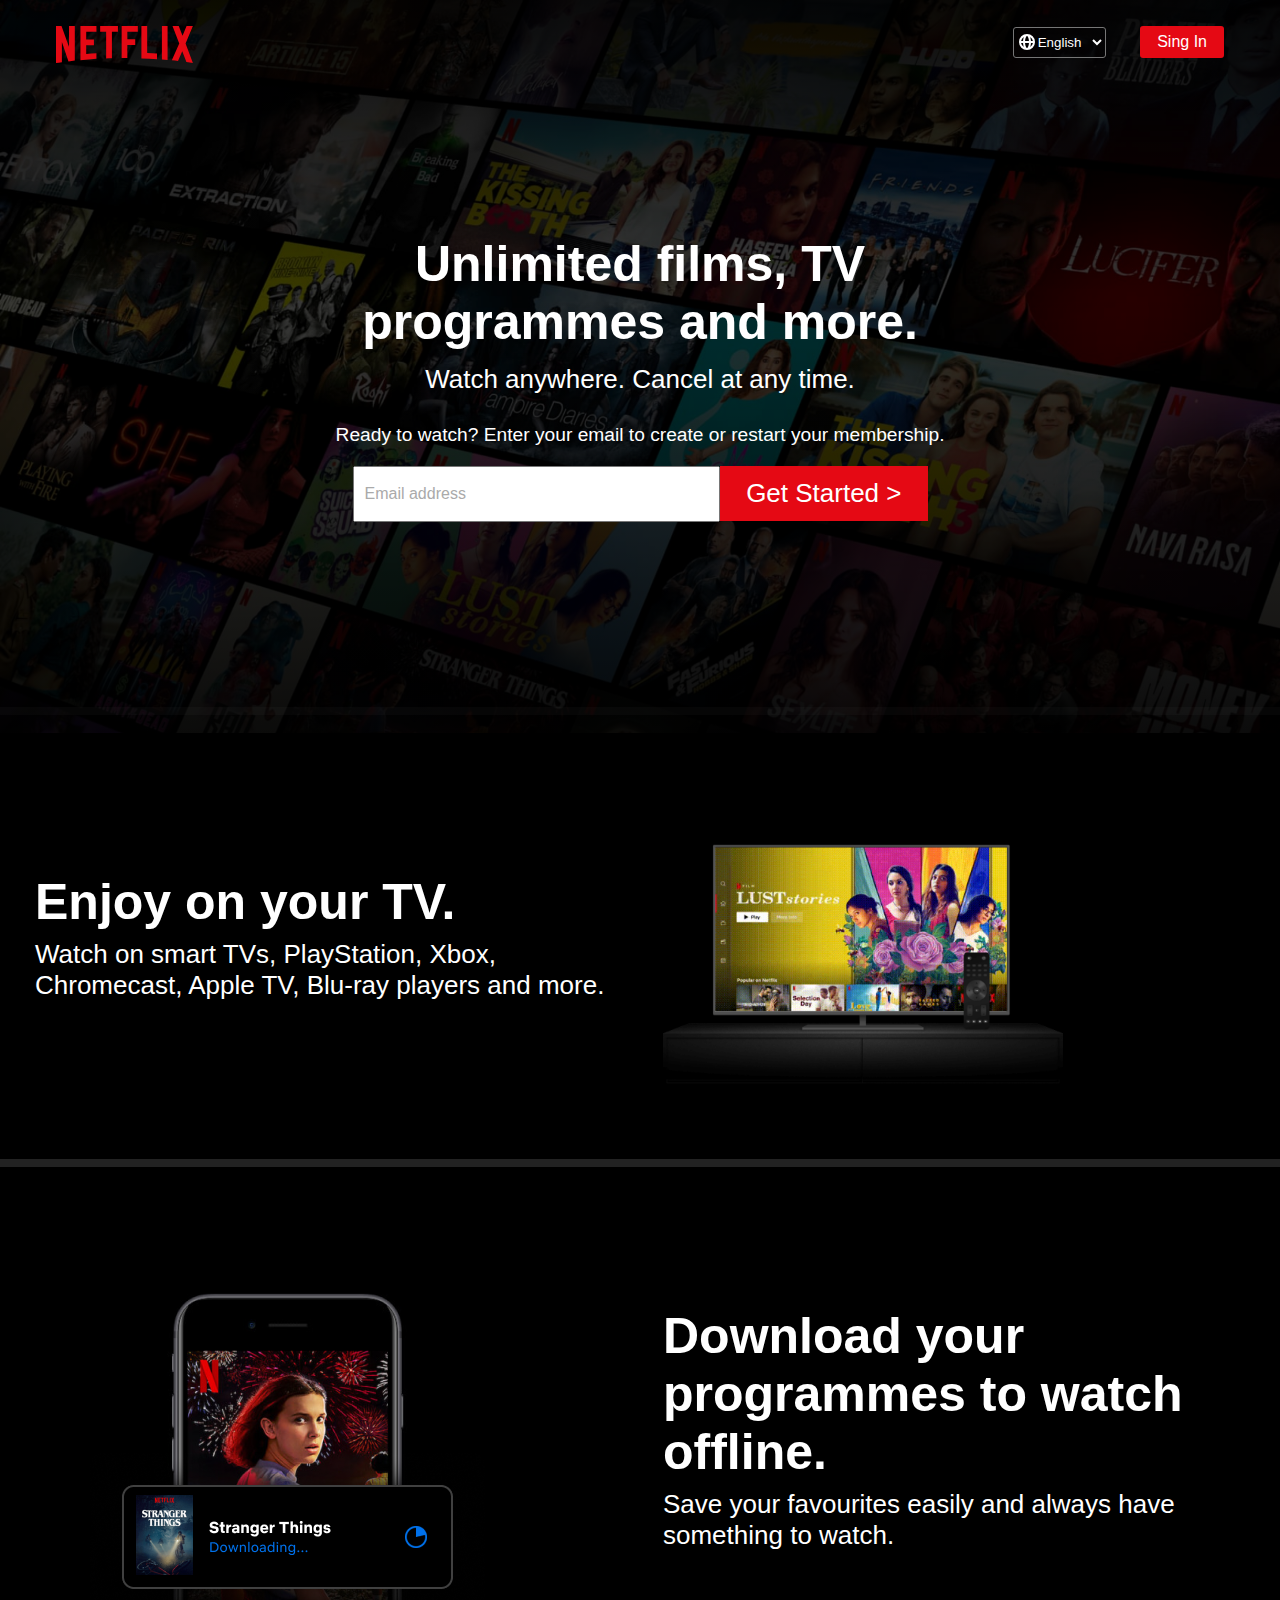
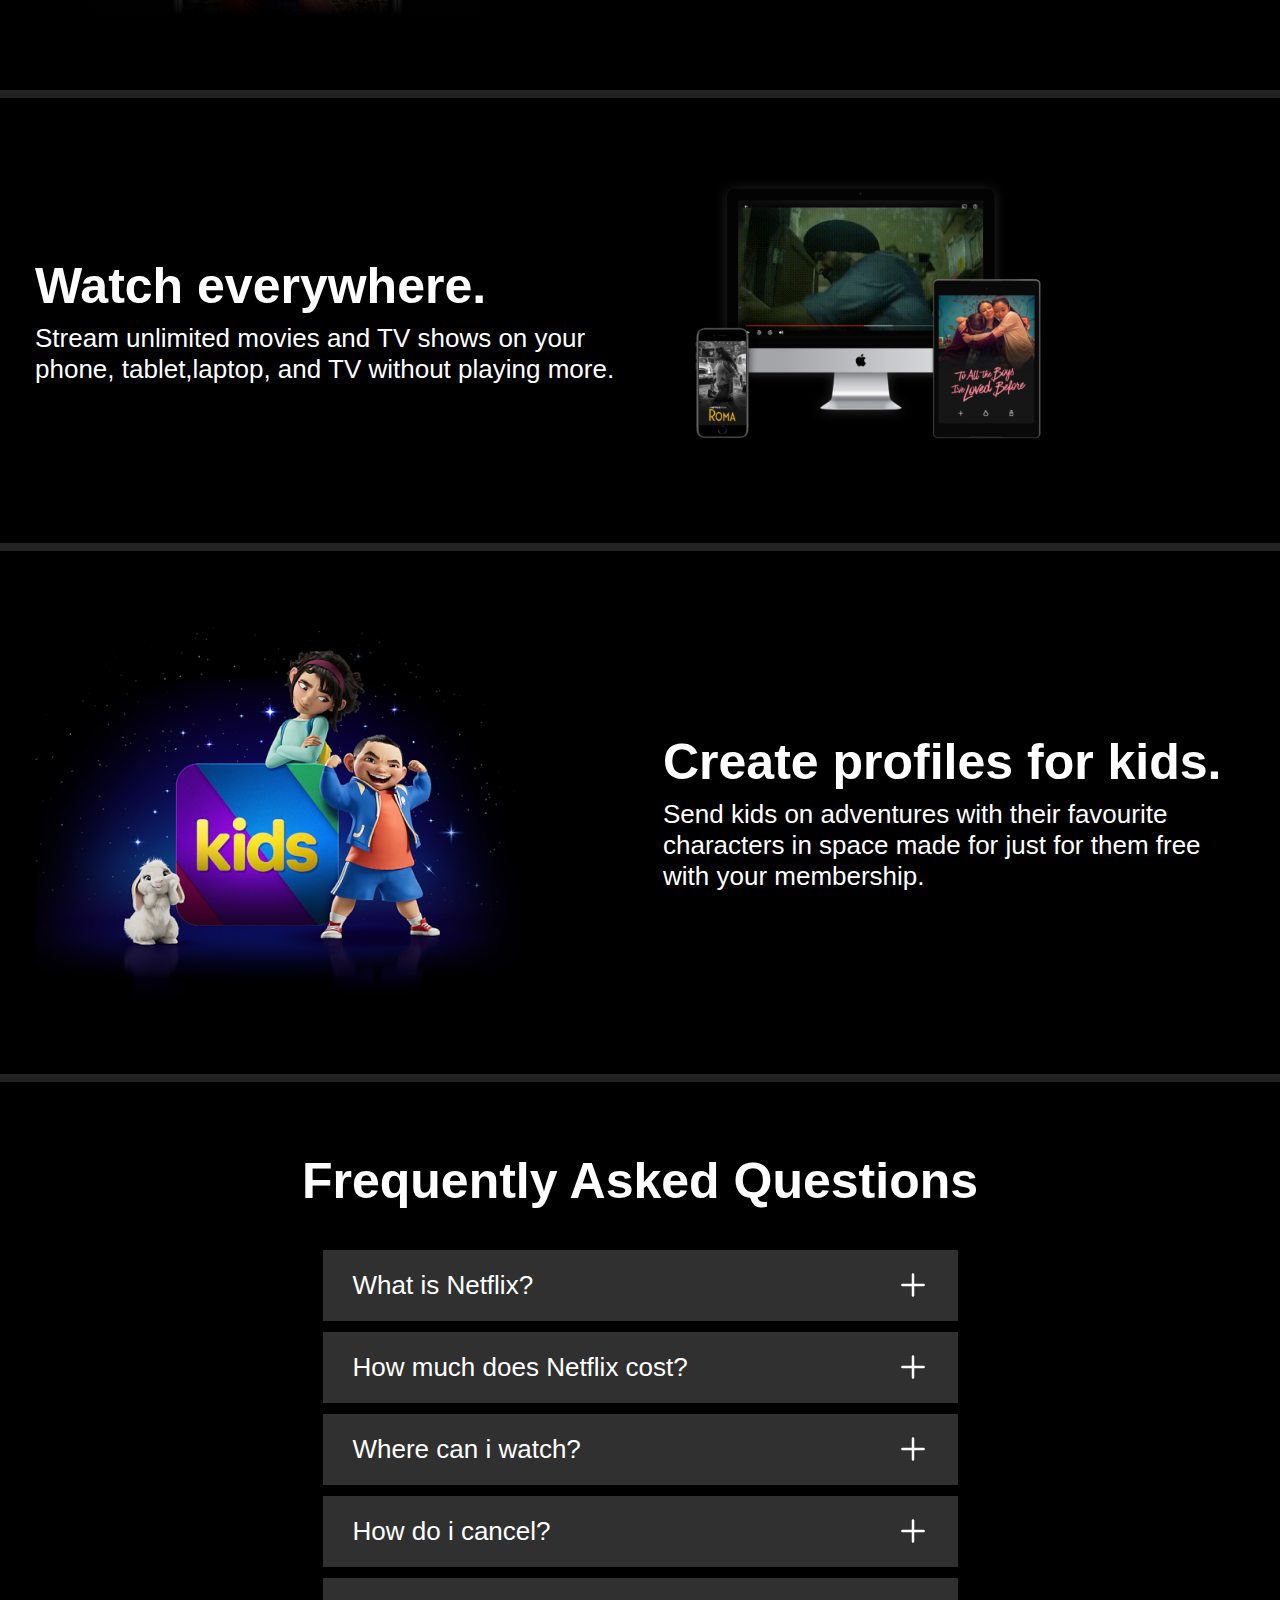
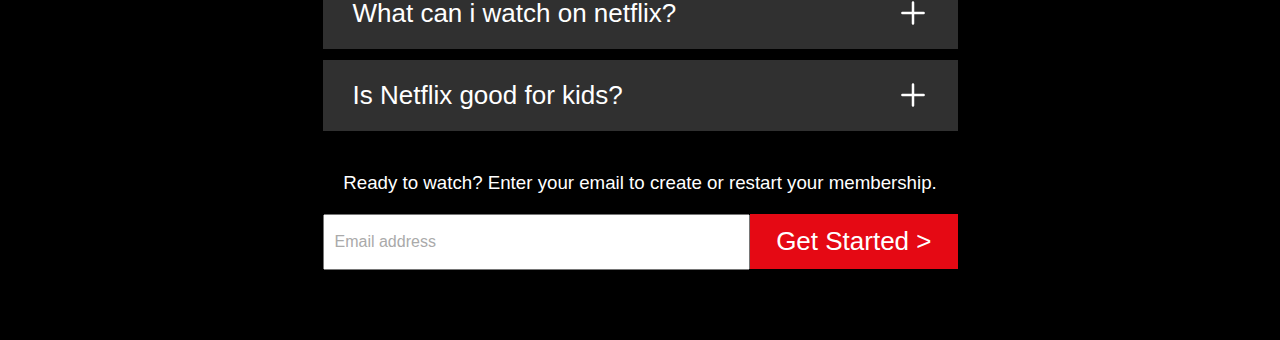
<file: index.html>
<!DOCTYPE html>
<html lang="en">
<head>
    <meta charset="UTF-8">
    <meta http-equiv="X-UA-Compatible" content="IE=edge">
    <meta name="viewport" content="width=device-width, initial-scale=1.0">
    <title>Document</title>
    <link rel="stylesheet" href="css/landingpage.css">
</head>
<body>
   
    <header>
        <div>
            <a href="/" class="logo">
                <svg viewBox="0 0 111 30" class="svg-icon svg-icon-netflix-logo" aria-hidden="true" focusable="false"><g id="netflix-logo"><path d="M105.06233,14.2806261 L110.999156,30 C109.249227,29.7497422 107.500234,29.4366857 105.718437,29.1554972 L102.374168,20.4686475 L98.9371075,28.4375293 C97.2499766,28.1563408 95.5928391,28.061674 93.9057081,27.8432843 L99.9372012,14.0931671 L94.4680851,-5.68434189e-14 L99.5313525,-5.68434189e-14 L102.593495,7.87421502 L105.874965,-5.68434189e-14 L110.999156,-5.68434189e-14 L105.06233,14.2806261 Z M90.4686475,-5.68434189e-14 L85.8749649,-5.68434189e-14 L85.8749649,27.2499766 C87.3746368,27.3437061 88.9371075,27.4055675 90.4686475,27.5930265 L90.4686475,-5.68434189e-14 Z M81.9055207,26.93692 C77.7186241,26.6557316 73.5307901,26.4064111 69.250164,26.3117443 L69.250164,-5.68434189e-14 L73.9366389,-5.68434189e-14 L73.9366389,21.8745899 C76.6248008,21.9373887 79.3120255,22.1557784 81.9055207,22.2804387 L81.9055207,26.93692 Z M64.2496954,10.6561065 L64.2496954,15.3435186 L57.8442216,15.3435186 L57.8442216,25.9996251 L53.2186709,25.9996251 L53.2186709,-5.68434189e-14 L66.3436123,-5.68434189e-14 L66.3436123,4.68741213 L57.8442216,4.68741213 L57.8442216,10.6561065 L64.2496954,10.6561065 Z M45.3435186,4.68741213 L45.3435186,26.2498828 C43.7810479,26.2498828 42.1876465,26.2498828 40.6561065,26.3117443 L40.6561065,4.68741213 L35.8121661,4.68741213 L35.8121661,-5.68434189e-14 L50.2183897,-5.68434189e-14 L50.2183897,4.68741213 L45.3435186,4.68741213 Z M30.749836,15.5928391 C28.687787,15.5928391 26.2498828,15.5928391 24.4999531,15.6875059 L24.4999531,22.6562939 C27.2499766,22.4678976 30,22.2495079 32.7809542,22.1557784 L32.7809542,26.6557316 L19.812541,27.6876933 L19.812541,-5.68434189e-14 L32.7809542,-5.68434189e-14 L32.7809542,4.68741213 L24.4999531,4.68741213 L24.4999531,10.9991564 C26.3126816,10.9991564 29.0936358,10.9054269 30.749836,10.9054269 L30.749836,15.5928391 Z M4.78114163,12.9684132 L4.78114163,29.3429562 C3.09401069,29.5313525 1.59340144,29.7497422 0,30 L0,-5.68434189e-14 L4.4690224,-5.68434189e-14 L10.562377,17.0315868 L10.562377,-5.68434189e-14 L15.2497891,-5.68434189e-14 L15.2497891,28.061674 C13.5935889,28.3437998 11.906458,28.4375293 10.1246602,28.6868498 L4.78114163,12.9684132 Z" id="Fill-14"></path></g></svg>
            </a>
        </div>
        <div>
            <div class="select">
                <svg xmlns="http://www.w3.org/2000/svg" class="h-5 w-5" viewBox="0 0 20 20" fill="currentColor">
                    <path fill-rule="evenodd" d="M4.083 9h1.946c.089-1.546.383-2.97.837-4.118A6.004 6.004 0 004.083 9zM10 2a8 8 0 100 16 8 8 0 000-16zm0 2c-.076 0-.232.032-.465.262-.238.234-.497.623-.737 1.182-.389.907-.673 2.142-.766 3.556h3.936c-.093-1.414-.377-2.649-.766-3.556-.24-.56-.5-.948-.737-1.182C10.232 4.032 10.076 4 10 4zm3.971 5c-.089-1.546-.383-2.97-.837-4.118A6.004 6.004 0 0115.917 9h-1.946zm-2.003 2H8.032c.093 1.414.377 2.649.766 3.556.24.56.5.948.737 1.182.233.23.389.262.465.262.076 0 .232-.032.465-.262.238-.234.498-.623.737-1.182.389-.907.673-2.142.766-3.556zm1.166 4.118c.454-1.147.748-2.572.837-4.118h1.946a6.004 6.004 0 01-2.783 4.118zm-6.268 0C6.412 13.97 6.118 12.546 6.03 11H4.083a6.004 6.004 0 002.783 4.118z" clip-rule="evenodd" />
                </svg>
                <select>
                    <option value="">English</option>
                    <option value="">Swedish</option>
                </select>
            </div>
            <a class="button" href="signin.html">Sing In</a>
        </div>
    </header>
    <div class="splash cta">
        <div class="background">
            <img src="image/signin.png" alt="">
            <div class="gradient"></div>
        </div>
        <div class="content">
            <div>
                <h1>Unlimited films, TV programmes and more.</h1>
                <h2>Watch anywhere. Cancel at any time.</h2>
                <h3>Ready to watch? Enter your email to create or restart your membership.</h3>
                <form>
                    <div>
                        <input type="email">
                        <span>Email address</span>
                    </div>
                    <div>
                        <button>Get Started &gt;</button>
                    </div>
                </form>
            </div>
        </div>
    </div>
    <section>
        <div class="texts">
            <h1>Enjoy on your TV.</h1>
            <p>Watch on smart TVs, PlayStation, Xbox, Chromecast, Apple TV, Blu-ray players and more.</p>
        </div>
        <div class="media s1">
            <div>
                <img src="image/Rectangle (4).png" alt="">
                <!-- <video autoplay="" playsinline="" muted="" loop=""><source src="https://assets.nflxext.com/ffe/siteui/acquisition/ourStory/fuji/desktop/video-tv-0819.m4v" type="video/mp4"></video> -->
            </div>
        </div>
    </section>
    <section>
        <div class="texts">
            <h1>Download your programmes to watch offline.</h1>
            <p>Save your favourites easily and always have something to watch.</p>
        </div>
        <div class="media">
            <img src="image/Rectangle (5).png">
            <!-- <div class="download">
                <img class="cover" src="https://assets.nflxext.com/ffe/siteui/acquisition/ourStory/fuji/desktop/boxshot.png" alt="">
                <span>Downloading...</span>
                <img src="https://assets.nflxext.com/ffe/siteui/acquisition/ourStory/fuji/desktop/download-icon.gif" alt="">
            </div> -->
        </div>
    </section>
    <section>
        <div class="texts">
            <h1>Watch everywhere.</h1>
            <p>Stream unlimited movies and TV shows on your phone, tablet,laptop, and TV without playing more.</p>
        </div>
        <div class="media s3">
            <img src="image/Rectangle (3).png" alt="">
        </div>
    </section>
    <section class="last">
        <div class="texts">
            <h1>Create profiles for kids.</h1>
            <p>Send kids on adventures with their favourite characters in space made for just for them free with your membership.</p>
        </div>
        <div class="media">
            <img alt="" class="our-story-card-img" src="image/Rectangle (2).png" data-uia="our-story-card-img">
        </div>
    </section>
    <div class="faq cta">
        <h1>Frequently Asked Questions</h1>
        <div class="questions">
            <div class="question">
                <input type="checkbox" id="q1">
                <label class="header" for="q1">
                    What is Netflix?
                    <svg xmlns="http://www.w3.org/2000/svg" class="h-6 w-6" fill="none" viewBox="0 0 24 24" stroke="currentColor" stroke-width="2">
                        <path stroke-linecap="round" stroke-linejoin="round" d="M6 18L18 6M6 6l12 12" />
                    </svg>
                </label>
                <div class="answer">
                    Netflix is a streaming service that offers a wide variety of award-winning TV programmes, films, anime, documentaries and more – on thousands of internet-connected devices.

                    You can watch as much as you want, whenever you want, without a single advert – all for one low monthly price. There's always something new to discover, and new TV programmes and films are added every week!
                </div>
            </div>
            <div class="question">
                <input type="checkbox" id="q6">
                <label class="header" for="q6">
                    How much does Netflix cost?
                    <svg xmlns="http://www.w3.org/2000/svg" class="h-6 w-6" fill="none" viewBox="0 0 24 24" stroke="currentColor" stroke-width="2">
                        <path stroke-linecap="round" stroke-linejoin="round" d="M6 18L18 6M6 6l12 12" />
                    </svg>
                </label>
                <div class="answer">
                    Watch Netflix on your smartphone, tablet, smart TV, laptop or streaming device, all for one fixed monthly fee. Plans range from 99 kr to 179 kr a month. No extra costs, no contracts.
                </div>
            </div>
            <div class="question">
                <input type="checkbox" id="q5">
                <label class="header" for="q5">
                    Where can i watch?
                    <svg xmlns="http://www.w3.org/2000/svg" class="h-6 w-6" fill="none" viewBox="0 0 24 24" stroke="currentColor" stroke-width="2">
                        <path stroke-linecap="round" stroke-linejoin="round" d="M6 18L18 6M6 6l12 12" />
                    </svg>
                </label>
                <div class="answer">
                    Netflix is a streaming service that offers a wide variety of award-winning TV programmes, films, anime, documentaries and more – on thousands of internet-connected devices.

                    You can watch as much as you want, whenever you want, without a single advert – all for one low monthly price. There's always something new to discover, and new TV programmes and films are added every week!
                </div>
            </div>
            <div class="question">
                <input type="checkbox" id="q2">
                <label class="header" for="q2">
                    How do i cancel?
                    <svg xmlns="http://www.w3.org/2000/svg" class="h-6 w-6" fill="none" viewBox="0 0 24 24" stroke="currentColor" stroke-width="2">
                        <path stroke-linecap="round" stroke-linejoin="round" d="M6 18L18 6M6 6l12 12" />
                    </svg>
                </label>
                <div class="answer">
                    Netflix is a streaming service that offers a wide variety of award-winning TV programmes, films, anime, documentaries and more – on thousands of internet-connected devices.

                    You can watch as much as you want, whenever you want, without a single advert – all for one low monthly price. There's always something new to discover, and new TV programmes and films are added every week!
                </div>
            </div>
            <div class="question">
                <input type="checkbox" id="q3">
                <label class="header" for="q3">
                    What can i watch on netflix?
                    <svg xmlns="http://www.w3.org/2000/svg" class="h-6 w-6" fill="none" viewBox="0 0 24 24" stroke="currentColor" stroke-width="2">
                        <path stroke-linecap="round" stroke-linejoin="round" d="M6 18L18 6M6 6l12 12" />
                    </svg>
                </label>
                <div class="answer">
                    Netflix is a streaming service that offers a wide variety of award-winning TV programmes, films, anime, documentaries and more – on thousands of internet-connected devices.

                    You can watch as much as you want, whenever you want, without a single advert – all for one low monthly price. There's always something new to discover, and new TV programmes and films are added every week!
                </div>
            </div>
            <div class="question">
                <input type="checkbox" id="q4">
                <label class="header" for="q4">
                    Is Netflix good for kids?
                    <svg xmlns="http://www.w3.org/2000/svg" class="h-6 w-6" fill="none" viewBox="0 0 24 24" stroke="currentColor" stroke-width="2">
                        <path stroke-linecap="round" stroke-linejoin="round" d="M6 18L18 6M6 6l12 12" />
                    </svg>
                </label>
                <div class="answer">
                    Netflix is a streaming service that offers a wide variety of award-winning TV programmes, films, anime, documentaries and more – on thousands of internet-connected devices.

                    You can watch as much as you want, whenever you want, without a single advert – all for one low monthly price. There's always something new to discover, and new TV programmes and films are added every week!
                </div>
            </div>
        </div>
        <h3>Ready to watch? Enter your email to create or restart your membership.</h3>
        <form>
            <div>
                <input type="email">
                <span>Email address</span>
            </div>
            <div>
                <button>Get Started &gt;</button>
            </div>
        </form>
    </div>
    <!-- <section>
        <footer>
            <div class="top">
                <a href="#">Questions? Contact us.</a>
            </div>
            <div class="links">
                <a href="#">FAQ</a>
                <a href="#">Help Center</a>
                <a href="#">Terms of Use</a>
                <a href="#">Privacy</a>
                <a href="#">Cookie Preference</a>
                <a href="#">Corporate Information</a>
            </div>
        </footer>
    </section> -->
    
</body>
</html>
</file>
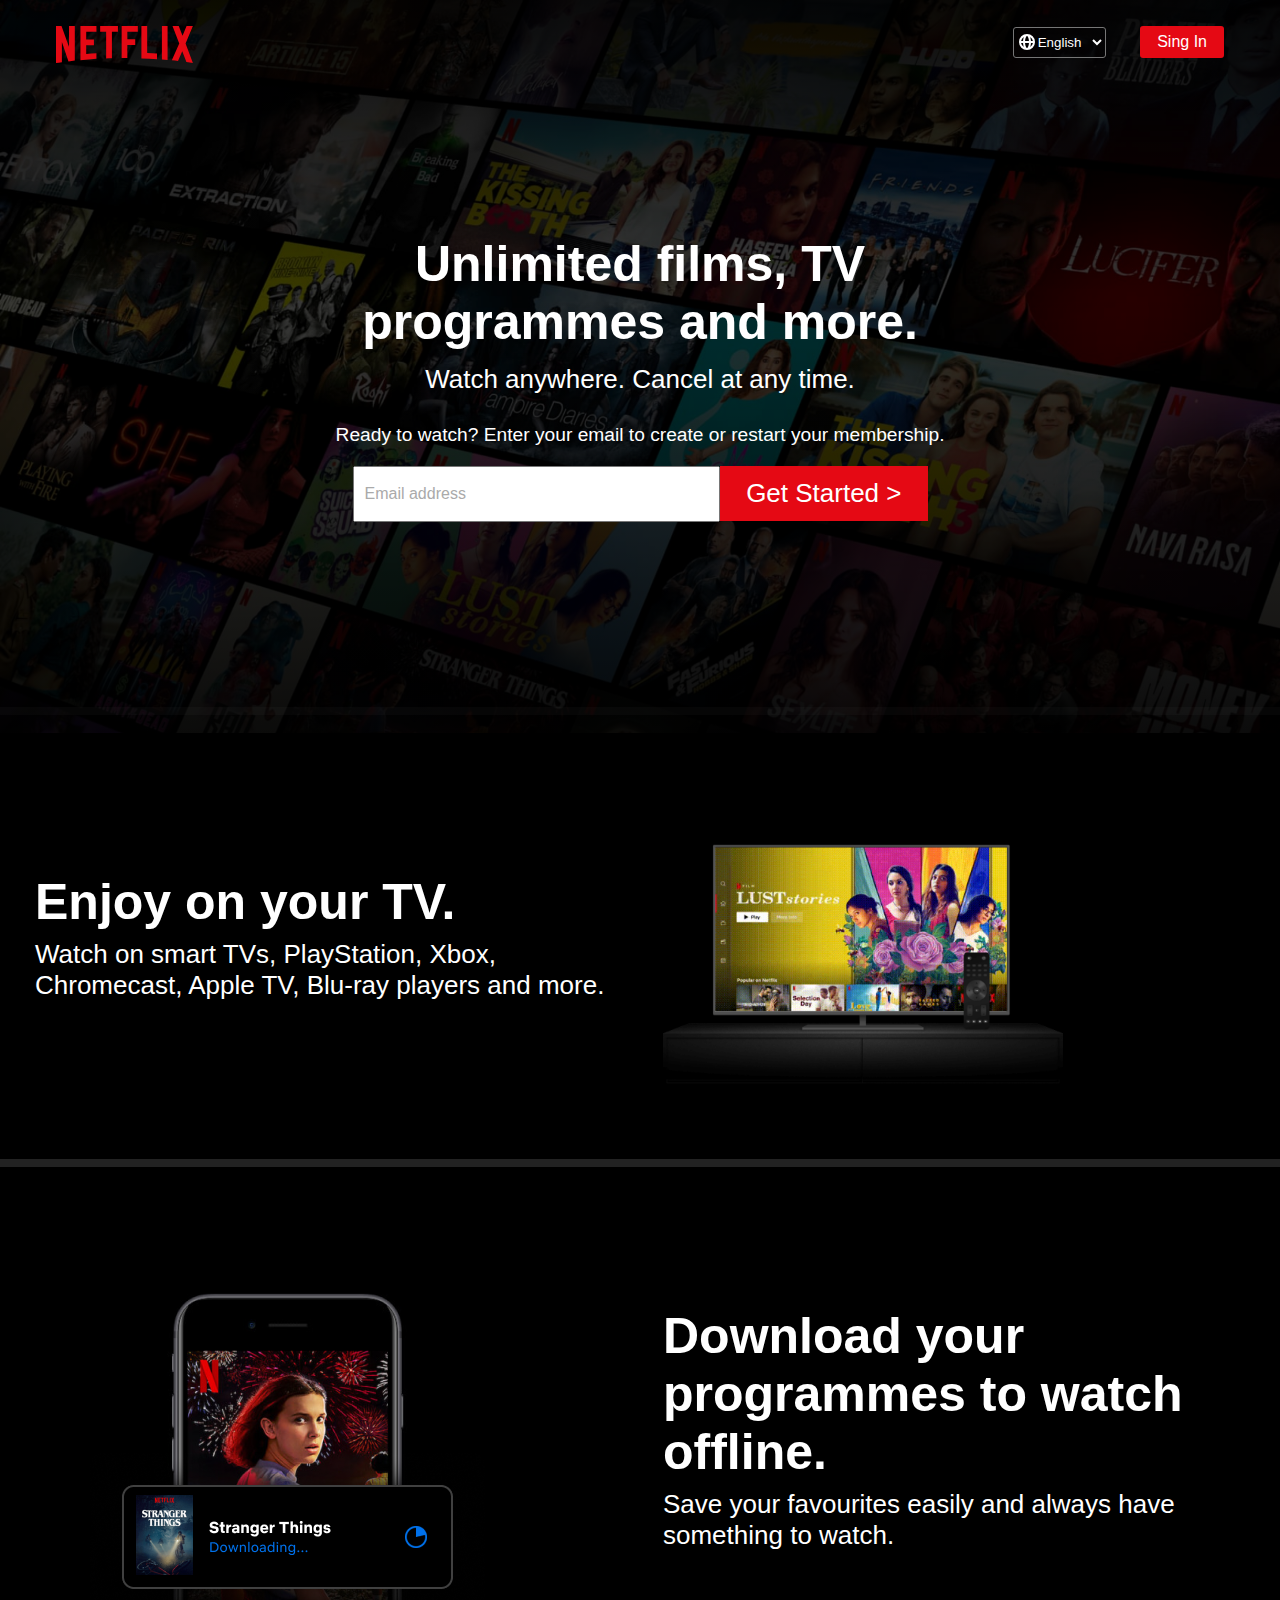
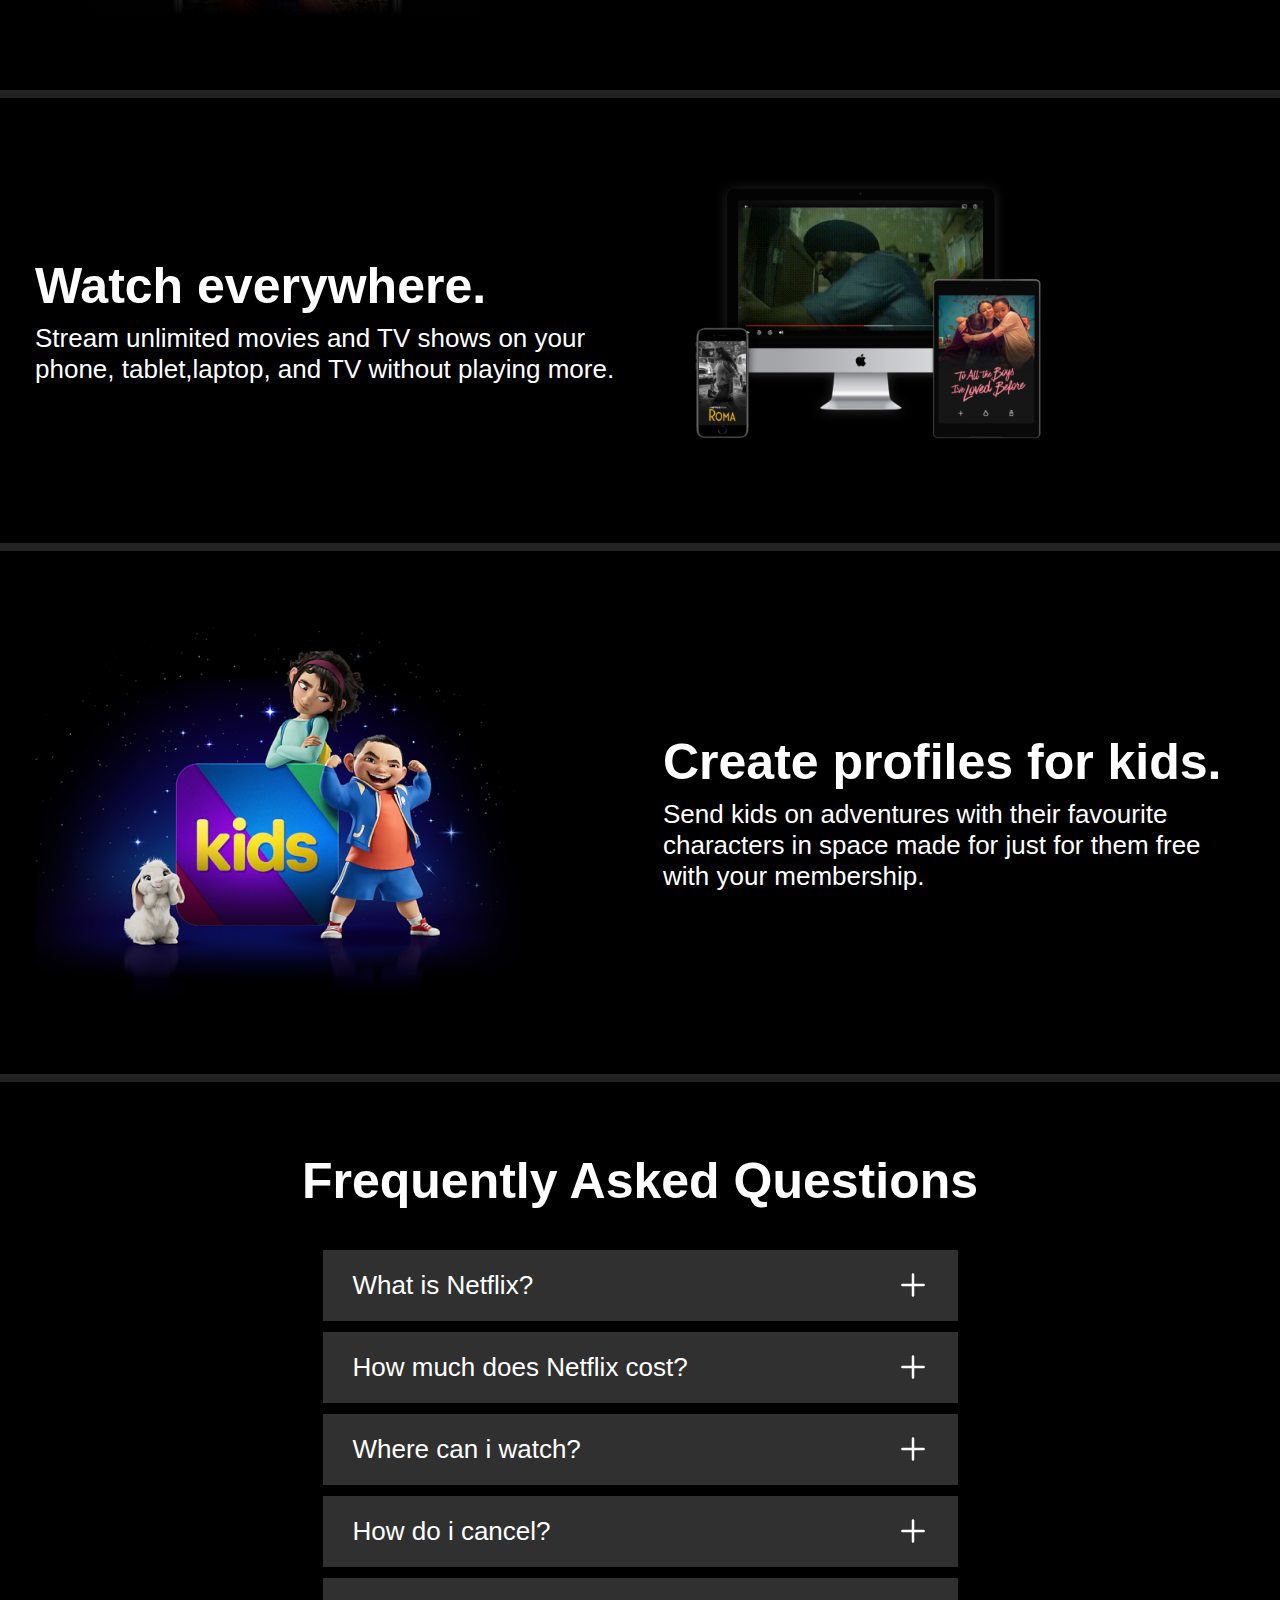
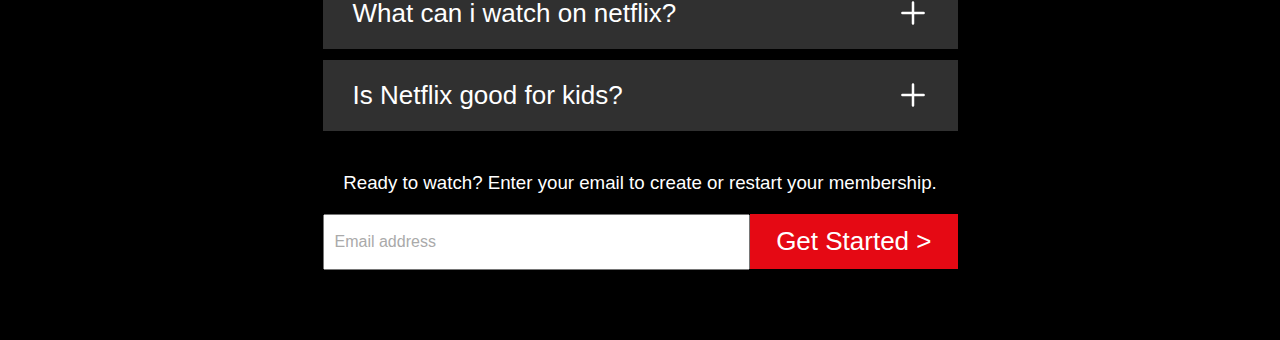
<file: landingpage.html>
<!DOCTYPE html>
<html lang="en">
<head>
    <meta charset="UTF-8">
    <meta http-equiv="X-UA-Compatible" content="IE=edge">
    <meta name="viewport" content="width=device-width, initial-scale=1.0">
    <title>Document</title>
    <link rel="stylesheet" href="css/landingpage.css">
</head>
<body>
   
    <header>
        <div>
            <a href="/" class="logo">
                <svg viewBox="0 0 111 30" class="svg-icon svg-icon-netflix-logo" aria-hidden="true" focusable="false"><g id="netflix-logo"><path d="M105.06233,14.2806261 L110.999156,30 C109.249227,29.7497422 107.500234,29.4366857 105.718437,29.1554972 L102.374168,20.4686475 L98.9371075,28.4375293 C97.2499766,28.1563408 95.5928391,28.061674 93.9057081,27.8432843 L99.9372012,14.0931671 L94.4680851,-5.68434189e-14 L99.5313525,-5.68434189e-14 L102.593495,7.87421502 L105.874965,-5.68434189e-14 L110.999156,-5.68434189e-14 L105.06233,14.2806261 Z M90.4686475,-5.68434189e-14 L85.8749649,-5.68434189e-14 L85.8749649,27.2499766 C87.3746368,27.3437061 88.9371075,27.4055675 90.4686475,27.5930265 L90.4686475,-5.68434189e-14 Z M81.9055207,26.93692 C77.7186241,26.6557316 73.5307901,26.4064111 69.250164,26.3117443 L69.250164,-5.68434189e-14 L73.9366389,-5.68434189e-14 L73.9366389,21.8745899 C76.6248008,21.9373887 79.3120255,22.1557784 81.9055207,22.2804387 L81.9055207,26.93692 Z M64.2496954,10.6561065 L64.2496954,15.3435186 L57.8442216,15.3435186 L57.8442216,25.9996251 L53.2186709,25.9996251 L53.2186709,-5.68434189e-14 L66.3436123,-5.68434189e-14 L66.3436123,4.68741213 L57.8442216,4.68741213 L57.8442216,10.6561065 L64.2496954,10.6561065 Z M45.3435186,4.68741213 L45.3435186,26.2498828 C43.7810479,26.2498828 42.1876465,26.2498828 40.6561065,26.3117443 L40.6561065,4.68741213 L35.8121661,4.68741213 L35.8121661,-5.68434189e-14 L50.2183897,-5.68434189e-14 L50.2183897,4.68741213 L45.3435186,4.68741213 Z M30.749836,15.5928391 C28.687787,15.5928391 26.2498828,15.5928391 24.4999531,15.6875059 L24.4999531,22.6562939 C27.2499766,22.4678976 30,22.2495079 32.7809542,22.1557784 L32.7809542,26.6557316 L19.812541,27.6876933 L19.812541,-5.68434189e-14 L32.7809542,-5.68434189e-14 L32.7809542,4.68741213 L24.4999531,4.68741213 L24.4999531,10.9991564 C26.3126816,10.9991564 29.0936358,10.9054269 30.749836,10.9054269 L30.749836,15.5928391 Z M4.78114163,12.9684132 L4.78114163,29.3429562 C3.09401069,29.5313525 1.59340144,29.7497422 0,30 L0,-5.68434189e-14 L4.4690224,-5.68434189e-14 L10.562377,17.0315868 L10.562377,-5.68434189e-14 L15.2497891,-5.68434189e-14 L15.2497891,28.061674 C13.5935889,28.3437998 11.906458,28.4375293 10.1246602,28.6868498 L4.78114163,12.9684132 Z" id="Fill-14"></path></g></svg>
            </a>
        </div>
        <div>
            <div class="select">
                <svg xmlns="http://www.w3.org/2000/svg" class="h-5 w-5" viewBox="0 0 20 20" fill="currentColor">
                    <path fill-rule="evenodd" d="M4.083 9h1.946c.089-1.546.383-2.97.837-4.118A6.004 6.004 0 004.083 9zM10 2a8 8 0 100 16 8 8 0 000-16zm0 2c-.076 0-.232.032-.465.262-.238.234-.497.623-.737 1.182-.389.907-.673 2.142-.766 3.556h3.936c-.093-1.414-.377-2.649-.766-3.556-.24-.56-.5-.948-.737-1.182C10.232 4.032 10.076 4 10 4zm3.971 5c-.089-1.546-.383-2.97-.837-4.118A6.004 6.004 0 0115.917 9h-1.946zm-2.003 2H8.032c.093 1.414.377 2.649.766 3.556.24.56.5.948.737 1.182.233.23.389.262.465.262.076 0 .232-.032.465-.262.238-.234.498-.623.737-1.182.389-.907.673-2.142.766-3.556zm1.166 4.118c.454-1.147.748-2.572.837-4.118h1.946a6.004 6.004 0 01-2.783 4.118zm-6.268 0C6.412 13.97 6.118 12.546 6.03 11H4.083a6.004 6.004 0 002.783 4.118z" clip-rule="evenodd" />
                </svg>
                <select>
                    <option value="">English</option>
                    <option value="">Swedish</option>
                </select>
            </div>
            <a class="button" href="signin.html">Sing In</a>
        </div>
    </header>
    <div class="splash cta">
        <div class="background">
            <img src="image/signin.png" alt="">
            <div class="gradient"></div>
        </div>
        <div class="content">
            <div>
                <h1>Unlimited films, TV programmes and more.</h1>
                <h2>Watch anywhere. Cancel at any time.</h2>
                <h3>Ready to watch? Enter your email to create or restart your membership.</h3>
                <form>
                    <div>
                        <input type="email">
                        <span>Email address</span>
                    </div>
                    <div>
                        <button>Get Started &gt;</button>
                    </div>
                </form>
            </div>
        </div>
    </div>
    <section>
        <div class="texts">
            <h1>Enjoy on your TV.</h1>
            <p>Watch on smart TVs, PlayStation, Xbox, Chromecast, Apple TV, Blu-ray players and more.</p>
        </div>
        <div class="media s1">
            <div>
                <img src="image/Rectangle (4).png" alt="">
                <!-- <video autoplay="" playsinline="" muted="" loop=""><source src="https://assets.nflxext.com/ffe/siteui/acquisition/ourStory/fuji/desktop/video-tv-0819.m4v" type="video/mp4"></video> -->
            </div>
        </div>
    </section>
    <section>
        <div class="texts">
            <h1>Download your programmes to watch offline.</h1>
            <p>Save your favourites easily and always have something to watch.</p>
        </div>
        <div class="media">
            <img src="image/Rectangle (5).png">
            <!-- <div class="download">
                <img class="cover" src="https://assets.nflxext.com/ffe/siteui/acquisition/ourStory/fuji/desktop/boxshot.png" alt="">
                <span>Downloading...</span>
                <img src="https://assets.nflxext.com/ffe/siteui/acquisition/ourStory/fuji/desktop/download-icon.gif" alt="">
            </div> -->
        </div>
    </section>
    <section>
        <div class="texts">
            <h1>Watch everywhere.</h1>
            <p>Stream unlimited movies and TV shows on your phone, tablet,laptop, and TV without playing more.</p>
        </div>
        <div class="media s3">
            <img src="image/Rectangle (3).png" alt="">
        </div>
    </section>
    <section class="last">
        <div class="texts">
            <h1>Create profiles for kids.</h1>
            <p>Send kids on adventures with their favourite characters in space made for just for them free with your membership.</p>
        </div>
        <div class="media">
            <img alt="" class="our-story-card-img" src="image/Rectangle (2).png" data-uia="our-story-card-img">
        </div>
    </section>
    <div class="faq cta">
        <h1>Frequently Asked Questions</h1>
        <div class="questions">
            <div class="question">
                <input type="checkbox" id="q1">
                <label class="header" for="q1">
                    What is Netflix?
                    <svg xmlns="http://www.w3.org/2000/svg" class="h-6 w-6" fill="none" viewBox="0 0 24 24" stroke="currentColor" stroke-width="2">
                        <path stroke-linecap="round" stroke-linejoin="round" d="M6 18L18 6M6 6l12 12" />
                    </svg>
                </label>
                <div class="answer">
                    Netflix is a streaming service that offers a wide variety of award-winning TV programmes, films, anime, documentaries and more – on thousands of internet-connected devices.

                    You can watch as much as you want, whenever you want, without a single advert – all for one low monthly price. There's always something new to discover, and new TV programmes and films are added every week!
                </div>
            </div>
            <div class="question">
                <input type="checkbox" id="q6">
                <label class="header" for="q6">
                    How much does Netflix cost?
                    <svg xmlns="http://www.w3.org/2000/svg" class="h-6 w-6" fill="none" viewBox="0 0 24 24" stroke="currentColor" stroke-width="2">
                        <path stroke-linecap="round" stroke-linejoin="round" d="M6 18L18 6M6 6l12 12" />
                    </svg>
                </label>
                <div class="answer">
                    Watch Netflix on your smartphone, tablet, smart TV, laptop or streaming device, all for one fixed monthly fee. Plans range from 99 kr to 179 kr a month. No extra costs, no contracts.
                </div>
            </div>
            <div class="question">
                <input type="checkbox" id="q5">
                <label class="header" for="q5">
                    Where can i watch?
                    <svg xmlns="http://www.w3.org/2000/svg" class="h-6 w-6" fill="none" viewBox="0 0 24 24" stroke="currentColor" stroke-width="2">
                        <path stroke-linecap="round" stroke-linejoin="round" d="M6 18L18 6M6 6l12 12" />
                    </svg>
                </label>
                <div class="answer">
                    Netflix is a streaming service that offers a wide variety of award-winning TV programmes, films, anime, documentaries and more – on thousands of internet-connected devices.

                    You can watch as much as you want, whenever you want, without a single advert – all for one low monthly price. There's always something new to discover, and new TV programmes and films are added every week!
                </div>
            </div>
            <div class="question">
                <input type="checkbox" id="q2">
                <label class="header" for="q2">
                    How do i cancel?
                    <svg xmlns="http://www.w3.org/2000/svg" class="h-6 w-6" fill="none" viewBox="0 0 24 24" stroke="currentColor" stroke-width="2">
                        <path stroke-linecap="round" stroke-linejoin="round" d="M6 18L18 6M6 6l12 12" />
                    </svg>
                </label>
                <div class="answer">
                    Netflix is a streaming service that offers a wide variety of award-winning TV programmes, films, anime, documentaries and more – on thousands of internet-connected devices.

                    You can watch as much as you want, whenever you want, without a single advert – all for one low monthly price. There's always something new to discover, and new TV programmes and films are added every week!
                </div>
            </div>
            <div class="question">
                <input type="checkbox" id="q3">
                <label class="header" for="q3">
                    What can i watch on netflix?
                    <svg xmlns="http://www.w3.org/2000/svg" class="h-6 w-6" fill="none" viewBox="0 0 24 24" stroke="currentColor" stroke-width="2">
                        <path stroke-linecap="round" stroke-linejoin="round" d="M6 18L18 6M6 6l12 12" />
                    </svg>
                </label>
                <div class="answer">
                    Netflix is a streaming service that offers a wide variety of award-winning TV programmes, films, anime, documentaries and more – on thousands of internet-connected devices.

                    You can watch as much as you want, whenever you want, without a single advert – all for one low monthly price. There's always something new to discover, and new TV programmes and films are added every week!
                </div>
            </div>
            <div class="question">
                <input type="checkbox" id="q4">
                <label class="header" for="q4">
                    Is Netflix good for kids?
                    <svg xmlns="http://www.w3.org/2000/svg" class="h-6 w-6" fill="none" viewBox="0 0 24 24" stroke="currentColor" stroke-width="2">
                        <path stroke-linecap="round" stroke-linejoin="round" d="M6 18L18 6M6 6l12 12" />
                    </svg>
                </label>
                <div class="answer">
                    Netflix is a streaming service that offers a wide variety of award-winning TV programmes, films, anime, documentaries and more – on thousands of internet-connected devices.

                    You can watch as much as you want, whenever you want, without a single advert – all for one low monthly price. There's always something new to discover, and new TV programmes and films are added every week!
                </div>
            </div>
        </div>
        <h3>Ready to watch? Enter your email to create or restart your membership.</h3>
        <form>
            <div>
                <input type="email">
                <span>Email address</span>
            </div>
            <div>
                <button>Get Started &gt;</button>
            </div>
        </form>
    </div>
    <!-- <section>
        <footer>
            <div class="top">
                <a href="#">Questions? Contact us.</a>
            </div>
            <div class="links">
                <a href="#">FAQ</a>
                <a href="#">Help Center</a>
                <a href="#">Terms of Use</a>
                <a href="#">Privacy</a>
                <a href="#">Cookie Preference</a>
                <a href="#">Corporate Information</a>
            </div>
        </footer>
    </section> -->
    
</body>
</html>
</file>
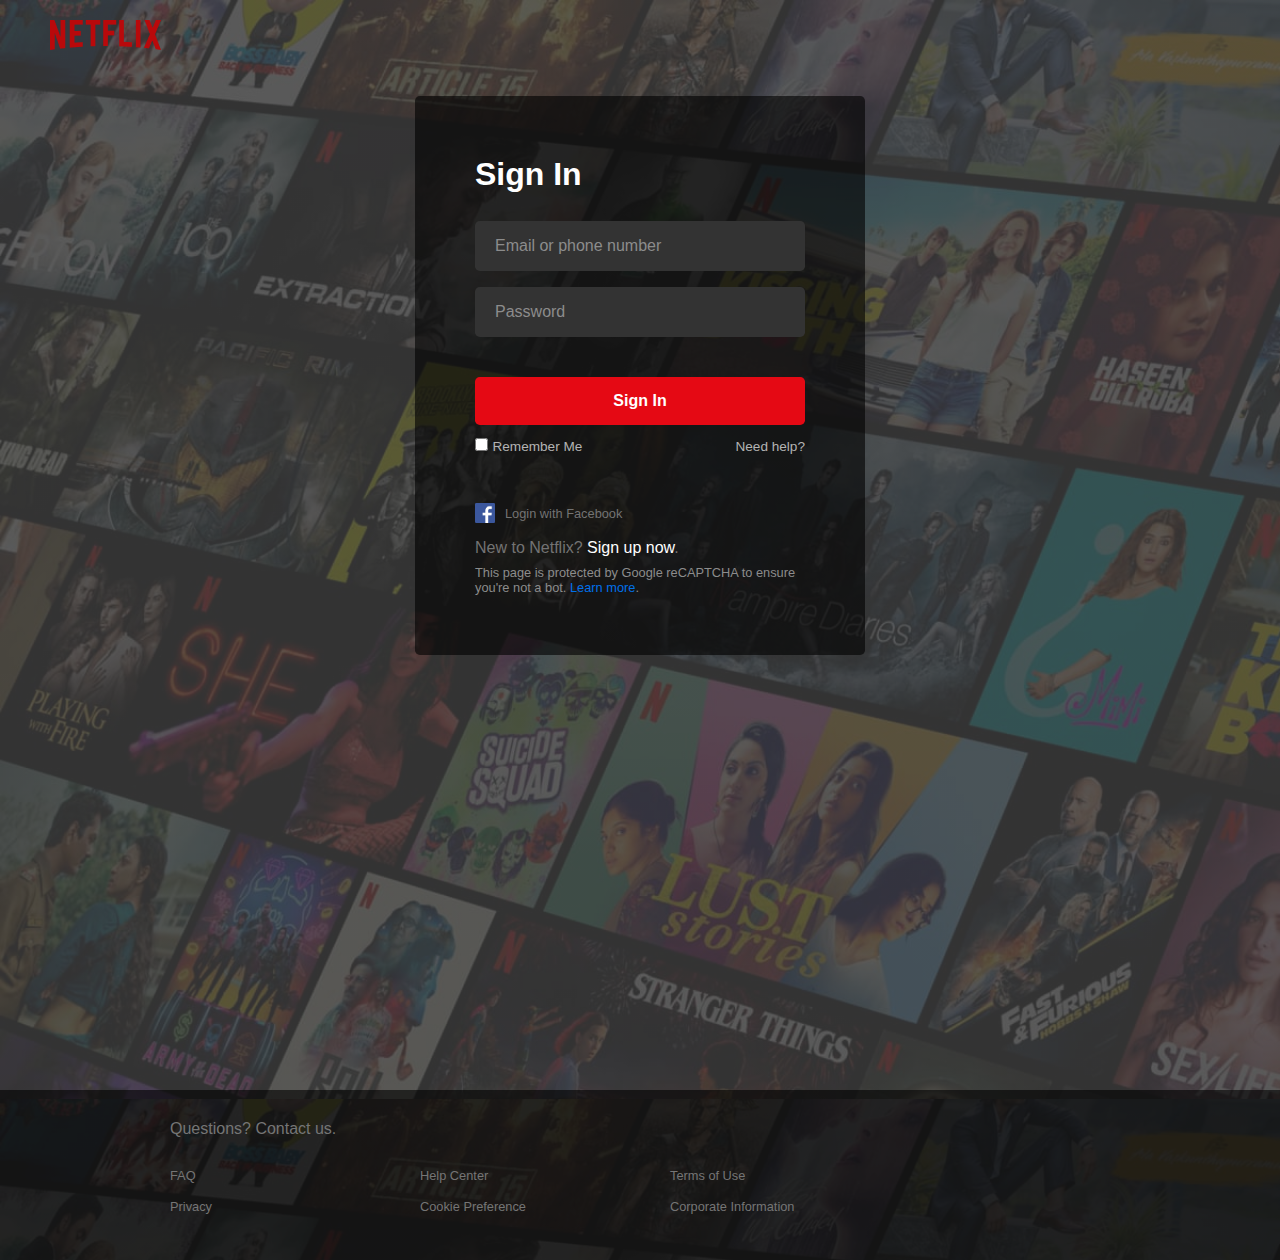
<file: signin.html>
<!DOCTYPE html>
<html lang="en">
<head>
    <meta charset="UTF-8">
    <meta http-equiv="X-UA-Compatible" content="IE=edge">
    <meta name="viewport" content="width=device-width, initial-scale=1.0">
    <title>Document</title>
    <link rel="stylesheet" href="css/signin.css">
</head>
<body>
    <div class="container">
        <div class="logo">
           <img src="image/Vector (1).png" alt="">
        </div>
        <div class="form-container">
            <form>
                <h1>Sign In</h1>
                <div class="form-group">
                    <input type="text" required>
                    <label>Email or phone number</label>
                </div>
                <div class="form-group">
                    <input type="password" required>
                    <label>Password</label>
                </div>
                <button>Sign In</button>
                <div class="remember">
                    <div class="left">
                        <input type="checkbox" id="remember">
                        <label for="remember">Remember Me</label>
                    </div>
                    <div class="right">
                        <a href="#">Need help?</a>
                    </div>
                </div>
                <div class="facebook-login">
                    <img src="./image/fb-logo.png">
                    <a href="#">Login with Facebook</a>
                </div>
                <div class="signup">
                    <p>New to Netflix? <a href="#">Sign up now</a>.</p>
                </div>
                <p class="captcha">
                    This page is protected by Google reCAPTCHA to ensure you're not a bot. 
                    <a href="#">Learn more</a>.
                </p>
            </form>
        </div>
        <footer>
            <div class="top">
                <a href="#">Questions? Contact us.</a>
            </div>
            <div class="links">
                <a href="#">FAQ</a>
                <a href="#">Help Center</a>
                <a href="#">Terms of Use</a>
                <a href="#">Privacy</a>
                <a href="#">Cookie Preference</a>
                <a href="#">Corporate Information</a>
            </div>
        </footer>
    </div>
</body>
</html>
</file>
<file: css/landingpage.css>
*{
    padding:0;
    margin:0;
    box-sizing: border-box;
}
img{
    max-width: 100%;
}
body{
    font-family: 'Helvetica Neue',Helvetica,Arial,sans-serif;
    background-color: #000;
    color:#fff;
}
header{
    display: grid;
    grid-template-columns: max-content 1fr;
    padding: 26px 20px;
    position:absolute;
    width: 100%;
    z-index: 5;
}
@media screen and (min-width:550px) {
    header{
        padding: 26px 56px;
    }
}

header a.logo{
    display: block;
}
header .logo svg{
    fill: #e50914;
    height: 27px;
}
@media screen and (min-width:550px) {
    header .logo svg{
        height: 37px;
    }

}
header div+div {
    text-align: right;
}
header a.button{
    display: inline-block;
    background-color: #e50914;
    color: #fff;
    text-decoration: none;
    padding: 7px 17px;
    border-radius: 3px;
}
header select{
    background: transparent;
    color:#fff;
    padding: 6px 0 6px 20px;
    border-radius: 3px;
}
header div.select{
    display:inline-block;
    margin-right: 10px;
}
@media screen and (min-width:550px) {
    header div.select{
        margin-right: 30px;
    }
}
header div.select svg{
    height:20px;
    fill: #fff;
    position:absolute;
    margin-top:5px;
    margin-left: 4px;
}

div.splash{
    position:relative;
}
div.splash div.gradient{
    background-image: linear-gradient(to top,rgba(0,0,0,.8) 0,rgba(0,0,0,0) 60%,rgba(0,0,0,.8) 100%);
    position:absolute;
    inset:0;
}
div.splash div.background{
    position:absolute;
    z-index:1;
    /* inset:0; */
}
div.splash div.background img{
    height:100%;
    opacity: 0.6;
    object-fit: cover;
}
div.splash div.content{
    padding: 95px 20px;
    max-width: 655px;
    margin: 0 auto;
    display: grid;
    align-items: center;
    text-align: center;
    position:relative;
    z-index:3;
}
@media screen and (min-width:550px) {
    div.splash div.content{
        padding-top: 235px;
        padding-bottom: 185px;
    }
}
div.splash h1, div.splash h2, div.splash h3{
    font-weight: normal;
}
div.splash h1{
    font-size: 1.75rem;
    font-weight: normal;
}
div.splash h2{
    font-size: 1.125rem;
    margin-top: 13px;
    margin-bottom: 29px;
}
div.splash h3{
    font-size: 1.125rem;
}
@media screen and (min-width: 550px) {
    div.splash h1{
        font-size: 3.125rem;
        font-weight: bold;
    }
    div.splash h2{
        font-size: 1.625rem;
        margin-top: 13px;
        margin-bottom: 29px;
    }
    div.splash h3{
        font-size: 1.2rem;
    }
}

div.cta form{
    position:relative;
    display:grid;
    grid-template-columns: 1fr;
    margin: 20px 20px 0;
    row-gap: 15px;
}
@media screen and (min-width:550px) {
    div.cta form{
        display:grid;
        grid-template-columns: 1fr max-content;
    }
}
div.cta input{
    padding: 15px 10px;
    font-size:1.2rem;
    width:100%;
}
div.cta input ~ span{
    position:absolute;
    left: 12px;
    top:19px;
    z-index: 3;
    color:#aaa;
    transition: all 0.15s ease;
    pointer-events: none;
}
div.cta input:focus{
    padding-top: 19px;
    padding-bottom: 11px;
}
div.cta input:focus ~ span{
    top: 4px;
    font-size:.8rem;
}
div.cta button{
    font-size: 1rem;
    padding: 10px 16px;
    background-color: #e50914;
    border-radius:2px;
    color: #fff;
    border:0;
}
@media screen and (min-width:550px) {
    div.cta button{
        font-size:1.625rem;
        padding: 12px 26px;
        border-radius:0;
    }
}

section{
    display:grid;
    grid-template-columns: 1fr;
    gap: 46px;
    padding: 70px 35px;
    align-items: center;
    border-top: 8px solid #222;
    text-align: center;
}
@media screen and (min-width:550px) {
    section{
        grid-template-columns: 1fr 1fr;
        text-align: left;
    }
}
section.last{
    border-bottom: 8px solid #222;
}
section div.texts h1{
    font-size: 1.625rem;
    margin-bottom: 8px;
}
@media screen and (min-width:550px) {
    section div.texts h1{
        font-size: 3.125rem;
    }
}
section div.texts p{
    font-size: 1rem;
}
@media screen and (min-width:550px) {
    section div.texts p{
        font-size: 1.625rem;
    }
}
.media{
    position:relative;
}

.media.s1 img{
    width: 400px;
}
.media.s1 video{
    width: 72%;
    position:absolute;
    top:62px;
    left:52px;
    margin-left:-2%;
    margin-top: -3%;
}
@media screen and (min-width:550px) {
    section:nth-child(even) div.texts {
        order: 2;
    }
}
section div.download{
    border: 2px solid #666;
    border-radius: 15px;
    padding: 10px;
    height:95px;
    display: grid;
    text-align: center;
    align-items: center;
    position: absolute;
    bottom: 20px;
    width: 280px;
    left: 50%;
    margin-left: -140px;
    background-color: #000;
    gap: 15px;
    grid-template-columns: max-content 1fr max-content;
}
section div.download img{
    height: 75px;
    width:auto;
}

.media.s3 img{
    width: 400px;
    position:relative;
    z-index:5;
}
.media.s3 video{
    width: 60%;
    position:absolute;
    top:36px;
    left:82px;
    margin-left: -3%;
}

div.faq{
    padding: 70px 30px;
}
div.faq h1{
    font-size: 1.625rem;
    text-align: center;
    margin-bottom: 40px;
}
@media screen and (min-width:550px) {
    div.faq h1{
        font-size: 3.125rem;
    }
}
div.questions{
    max-width:635px;
    margin: 0 auto;
    font-size: 1rem;
}
@media screen and (min-width:550px) {
    div.questions{
        font-size: 1.625rem;
    }
}
div.question{
    position:relative;
    background-color: #303030;
    margin-bottom: 10px;
}
div.question svg{
    width: 30px;
    height: 30px;
    right:30px;
    top:20px;
    position:absolute;
    transform: rotate(45deg);
    transition: all 0.2s ease;
}
div.question .header{
    display:block;
    padding: 20px 30px;
    border-bottom: 1px solid #000;
    cursor: pointer;
}
div.question div.answer{
    padding: 0 30px;
    max-height:0;
    overflow: hidden;
    transition: all 0.2s ease;
}
div.question input[type="checkbox"]{
    display: none;
}
div.question input[type="checkbox"]:checked ~ div.answer{
    padding: 30px 30px;
    max-height:600px;
}
div.question input[type="checkbox"]:checked ~ .header svg{
    transform: rotate(180deg);
}
div.faq h3{
    font-weight: normal;
    text-align: center;
    margin: 40px 0 20px;
}
div.faq form{
    max-width:635px;
    margin: 0 auto;
}
div.faq form div + div{
    text-align: center;
}
/* footer {
    position: absolute;
    left: 0;
    bottom: -40vh;
    width: 100%;
    height: 260px;
    background-color: rgba(0, 0, 0, .6);
    padding: 30px 170px;
}
footer a {
    color: #757575;
    text-decoration: none;
}
footer a:hover {
    text-decoration: underline;
}

footer .top {
    margin-bottom: 30px;
}
footer .links {
    display: flex;
    flex-wrap: wrap;
}
footer .links a {
    display: inline-block;
    width: 250px;
    margin-bottom: 16px;
    font-size: 0.8rem;
} */
</file>
<file: css/signin.css>
* {
    margin: 0;
    padding: 0;
    box-sizing: border-box;
    font-family: 'Poppins', sans-serif;
}

body {
    background-image: linear-gradient(rgba(0, 0, 0, .6), rgba(0,0,0, .6)), url(../image/signin.png);
    overflow-x: hidden;
}
.container {
    min-height: 140vh;
}
.logo {
    width: 167px;
    fill: #e50914;
    position: absolute;
    top: 20px;
    left: 50px;
}
form {
    color: #fff;
    background-color: rgba(0, 0, 0, .6);
    border-radius: .3rem;
    width: 450px;
    position: absolute;
    left: 50%;
    transform: translateX(-50%);
    padding: 60px;
    margin-top: 6rem;
}
form h1 {
    margin-bottom: 28px;
}
.form-group {
    width: 100%;
    height: 50px;
    margin-bottom: 16px;
    position: relative;
}
.form-group input {
    width: 100%;
    height: 100%;
    background-color: #333;
    border: none;
    border-radius: .3rem;
    outline: none;
    color: #fff;
    padding: 16px 20px 0;
    font-size: 1rem;
}
.form-group label {
    position: absolute;
    top: 50%;
    left: 20px;
    transform: translateY(-50%);
    color: #8c8c8c;
    pointer-events: none;
    transition: 200ms ease-in-out transform,
                200ms ease-in-out font-size;
}
.form-group input:focus ~ label,
.form-group input:valid ~ label {
    transform: translateY(-1.25rem);
    font-size: .7rem;
}

form button {
    width: 100%;
    height: 48px;
    font-size: 1rem;
    background-color: #e50914;
    color: #fff;
    font-weight: 600;
    border: none;
    border-radius: .3rem;
    cursor: pointer;
    margin: 24px 0 12px;
}
.remember {
    display: flex;
    align-items: center;
    justify-content: space-between;
}
.remember label {
    font-size: .85rem;
    color: #b3b3b3;
}
.remember a {
    color: #b3b3b3;
    font-size: .85rem;
    text-decoration: none;
}
.remember a:hover {
    text-decoration: underline;
}

.facebook-login {
    margin-top: 3rem;
    display: flex;
    align-items: center;
}
.facebook-login img {
    width: 20px;
    aspect-ratio: 1;
    margin-right: 10px;
}
.facebook-login a {
    color: #737373;
    font-size: .8rem;
    text-decoration: none;
}

.signup {
    margin-top: 16px;
}
.signup p {
    color: #737373;
}
.signup p a {
    color: #fff;
    text-decoration: none;
}
.signup p a:hover {
    text-decoration: underline;
}

.captcha {
    font-size: .8rem;
    color: #8c8c8c;
    margin-top: 0.5rem;
}
.captcha a {
    color: #0071eb;
    text-decoration: none;
}
.captcha a:hover {
    text-decoration: underline;
}

footer {
    position: absolute;
    left: 0;
    bottom: -40vh;
    width: 100%;
    /* height: 260px; */
    background-color: rgba(0, 0, 0, .6);
    padding: 30px 170px;
}
footer a {
    color: #757575;
    text-decoration: none;
}
footer a:hover {
    text-decoration: underline;
}

footer .top {
    margin-bottom: 30px;
}
footer .links {
    display: flex;
    flex-wrap: wrap;
}
footer .links a {
    display: inline-block;
    width: 250px;
    margin-bottom: 16px;
    font-size: 0.8rem;
}
</file>
